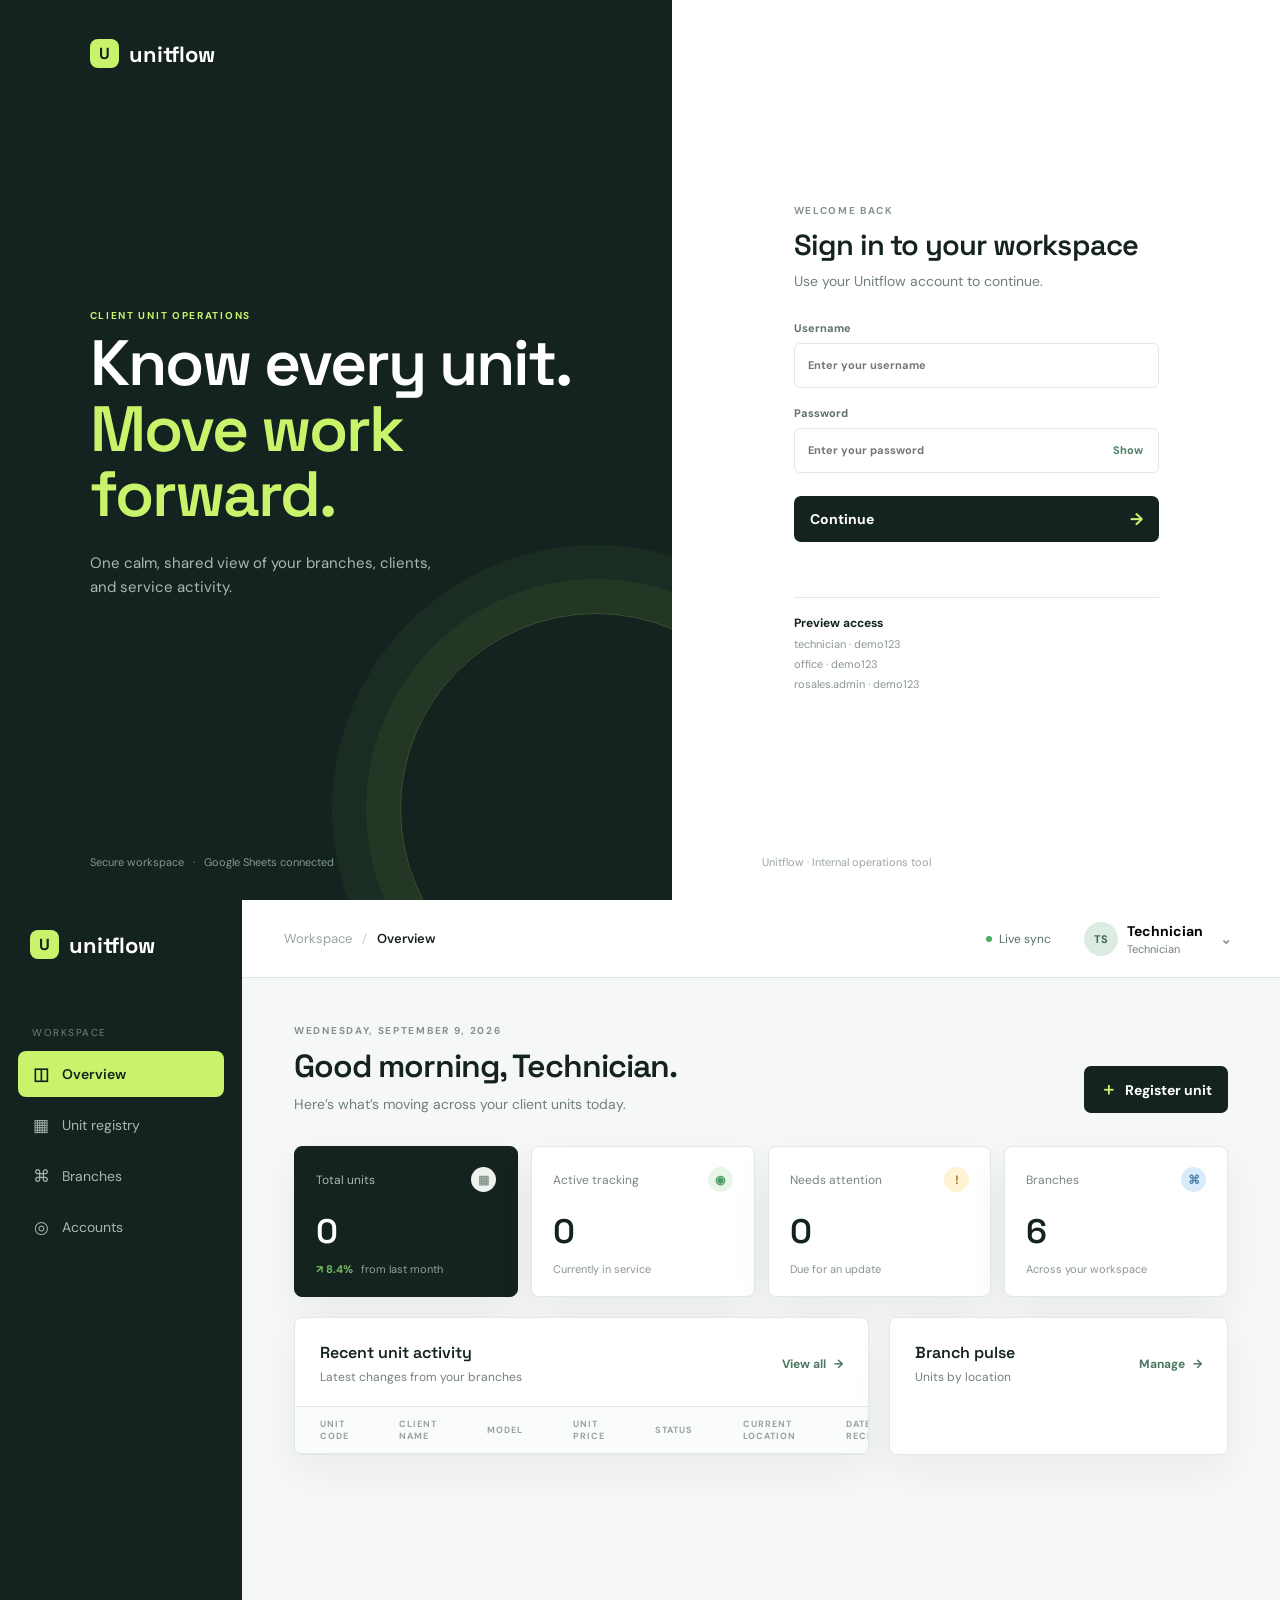
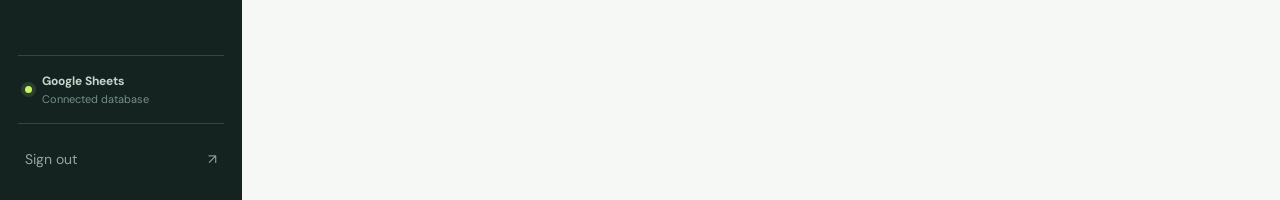
<file: index.html>
<!doctype html>
<html lang="en">
<head>
  <meta charset="utf-8">
  <meta name="viewport" content="width=device-width, initial-scale=1">
  <meta name="theme-color" content="#14231f">
  <title>Unitflow | Client unit tracking</title>
  <link rel="preconnect" href="https://fonts.googleapis.com">
  <link rel="preconnect" href="https://fonts.gstatic.com" crossorigin>
  <link href="https://fonts.googleapis.com/css2?family=DM+Sans:wght@400;500;600;700&family=Space+Grotesk:wght@500;600;700&display=swap" rel="stylesheet">
  <link rel="stylesheet" href="css/styles.css">
  <style>
    .action-buttons {
      display:inline-flex;
      align-items:center;
      gap:6px
    }
    .delete-button {
      width:30px;
      height:30px;
      padding:0;
      border:1px solid #f1c9c5;
      border-radius:6px;
      background:#fff0ee;
      color:#b94237;
      display:inline-grid;
      place-items:center;
      font-size:15px;
      line-height:1;
      transition:background .18s,color .18s,transform .18s
    }
    .delete-button:hover {
      background:#c94b40;
      color:#fff;
      transform:translateY(-1px)
    }
    .delete-button:focus-visible {
      outline:3px solid #f3b3ad;
      outline-offset:2px
    }
    .branch-card-footer {
      display:flex;
      align-items:center;
      justify-content:space-between;
      gap:8px
    }
  </style>
</head>
<body>
  <section class="login-screen" id="loginScreen">
    <div class="login-art"><div class="login-brand">
      <span class="brand-mark">U</span>
      <span>unitflow</span>
    </div>
    <div class="login-art-copy">
      <p class="eyebrow">Client unit operations</p>
      <h1>Know every unit.<br><em>Move work forward.</em></h1>
      <p>One calm, shared view of your branches, clients, and service activity.</p>
    </div>
    <div class="login-art-foot">
      <span>Secure workspace</span>
      <span>·</span>
      <span>Google Sheets connected</span>
    </div>
  </div>
    <div class="login-form-side">
      <div class="login-form-wrap">
        <p class="eyebrow">Welcome back</p>
        <h2>Sign in to your workspace</h2>
        <p class="login-copy">Use your Unitflow account to continue.</p>
        <form id="loginForm">
          <label>Username<input name="username" autocomplete="username" required placeholder="Enter your username"></label>
          <label>Password
            <div class="password-field">
              <input name="password" type="password" autocomplete="current-password" required placeholder="Enter your password">
              <button type="button" id="togglePassword" aria-label="Show password">
                Show
              </button>
            </div>
          </label>
          <button class="primary-button login-submit" type="submit">
            Continue 
            <span>
              →
            </span>
          </button>
          <p class="login-error" id="loginError"></p>
        </form>
        <div class="demo-hint">
          <strong>Preview access</strong>
          <span>technician · demo123</span>
          <span>office · demo123</span>
          <span>rosales.admin · demo123</span>
        </div>
      </div>
      <div class="login-footer">Unitflow · Internal operations tool</div>
    </div>
  </section>
  <div class="app-shell">
    <aside class="sidebar" aria-label="Main navigation">
      <a class="brand" href="#dashboard" aria-label="Unitflow home">
        <span class="brand-mark">U</span>
        <span>unitflow</span>
      </a>
      <div class="sidebar-section-label">Workspace</div>
      <nav class="nav-links">
        <a class="nav-link active" href="#dashboard" data-view="dashboard">
          <span class="nav-icon">
            ◫
          </span>
          Overview
        </a>
        <a class="nav-link" href="#units" data-view="units">
          <span class="nav-icon">
            ▦
          </span>
          Unit registry
        </a>
        <a class="nav-link" href="#branches" data-view="branches" data-management-view>
          <span class="nav-icon">
            ⌘
          </span>
          Branches
        </a>
        <a class="nav-link" href="#accounts" data-view="accounts" data-management-view>
          <span class="nav-icon">
            ◎
          </span>
          Accounts
        </a>
      </nav>
      <div class="sidebar-footer">
        <div class="sync-status">
          <span class="status-dot"></span>
          <span>
            <strong>Google Sheets</strong>
            <small>Connected database</small>
          </span>
        </div>
        <button class="logout-button" id="logoutButton">Sign out <span>↗</span></button>
      </div>
    </aside>

    <main class="main-content">
      <header class="topbar">
        <button class="mobile-menu" id="mobileMenu" aria-label="Open navigation">☰</button>
        <div class="breadcrumbs">
          <span>Workspace</span><b>/</b>
          <strong id="breadcrumbLabel">Overview</strong>
        </div>
        <div class="topbar-actions">
          <span class="live-label">
            <i></i>Live sync</span>
            <button class="profile-button" id="profileButton">
              <span class="avatar">TS</span>
              <span>
                <strong id="userName">Technician</strong>
                <small id="userRole">Technician</small>
              </span>
              <b>⌄</b>
            </button>
          </div>
      </header>

      <section class="page-view" id="dashboardView">
        <div class="page-heading"><div><p class="eyebrow">Wednesday, September 9, 2026</p>
          <h1>Good morning, 
            <span id="headingName">Technician</span>.
          </h1>
          <p class="heading-copy">Here’s what’s moving across your client units today.</p>
        </div>
        <button class="primary-button" id="newUnitButton">
          <span>＋</span> Register unit</button></div>
        <div class="stats-grid">
          <article class="stat-card stat-dark">
            <div class="stat-top">
              <span>Total units</span>
              <span class="stat-symbol">▦</span>
            </div>
            <strong id="totalUnits">0</strong>
            <div class="stat-foot">
              <span class="trend-up">↗ 8.4%</span> from last month
            </div>
          </article>
          <article class="stat-card">
            <div class="stat-top">
              <span>Active tracking</span>
              <span class="stat-symbol green">◉</span>
            </div>
            <strong id="activeUnits">0</strong>
            <div class="stat-foot">Currently in service</div>
          </article>
          <article class="stat-card">
            <div class="stat-top">
              <span>Needs attention</span>
              <span class="stat-symbol amber">!</span>
            </div>
            <strong id="attentionUnits">0</strong>
            <div class="stat-foot">Due for an update</div>
          </article>
          <article class="stat-card">
            <div class="stat-top">
              <span>Branches</span>
              <span class="stat-symbol blue">⌘</span>
            </div>
            <strong id="branchCount">6</strong>
            <div class="stat-foot">Across your workspace</div>
          </article>
        </div>
        <div class="content-grid">
          <section class="panel recent-panel">
            <div class="panel-heading">
              <div>
                <h2>Recent unit activity</h2>
                <p>Latest changes from your branches</p>
              </div>
              <a href="#units" data-view="units" class="text-link">View all <span>→</span></a>
            </div>
            <div class="table-wrap">
              <table>
                <thead>
                  <tr>
                    <th>Unit code</th>
                    <th>Client name</th>
                    <th>Model</th>
                    <th>Unit price</th>
                    <th>Status</th>
                    <th>Current location</th>
                    <th>Date received</th>
                    <th>Released date</th>
                  </tr>
                </thead>
                <tbody id="recentUnits"></tbody>
              </table>
            </div>
          </section>
          <section class="panel branch-panel">
            <div class="panel-heading">
              <div>
                <h2>Branch pulse</h2>
                <p>Units by location</p>
              </div>
              <a href="#branches" data-view="branches" class="text-link">Manage <span>→</span></a>
            </div>
            <div class="branch-list" id="branchPulse"></div>
          </section>
        </div>
      </section>

      <section class="page-view hidden" id="unitsView">
        <div class="page-heading compact">
          <div>
            <p class="eyebrow">Registry</p>
            <h1>Unit registry</h1>
            <p class="heading-copy">Search, update, and keep every client unit accounted for.</p>
          </div>
          <button class="primary-button" id="newUnitButtonSecondary">
            <span>＋</span> Register unit
          </button>
        </div>
        <section class="panel">
          <div class="toolbar">
            <label class="search-field">
              <span>⌕</span>
              <input id="unitSearch" type="search" placeholder="Search units, clients, models, or branches"></label>
              <select id="statusFilter" aria-label="Filter by status">
                <option value="all">All statuses</option>
                <option value="For observation">For observation</option>
                <option value="Released">Released</option>
                <option value="For release">For release</option>
                <option value="To be transfered">To be transfered</option>
                <option value="In warehouse">In warehouse</option>
              </select>
            </div>
            <div class="table-wrap">
              <table>
                <thead>
                  <tr>
                    <th>Unit code</th>
                    <th>Client name</th>
                    <th>Model</th>
                    <th>Processor</th>
                    <th>RAM</th>
                    <th>Storage size</th>
                    <th>Unit price</th>
                    <th>Status</th>
                    <th>Current location</th>
                    <th>Date received</th>
                    <th>Released date</th>
                    <th></th>
                  </tr>
                </thead>
                <tbody id="allUnits"></tbody>
              </table>
            </div>
          </section>
        </section>

      <section class="page-view hidden" id="branchesView">
        <div class="page-heading compact">
          <div>
            <p class="eyebrow">Workspace structure</p>
            <h1>Branches</h1>
            <p class="heading-copy">A clear view of every location in your network.</p>
          </div>
          <button class="primary-button" id="addBranchButton">
            <span>＋</span> Add branch
          </button>
        </div>
        <div class="branch-cards" id="branchCards"></div>
      </section>

      <section class="page-view hidden" id="accountsView">
        <div class="page-heading compact">
          <div>
            <p class="eyebrow">Access control</p>
            <h1>Accounts</h1>
            <p class="heading-copy">Manage who can see and change your unit data.</p>
          </div>
          <button class="primary-button" id="addAccountButton">
            <span>＋</span> Add account
          </button>
        </div>
        <section class="panel">
          <div class="table-wrap">
            <table>
              <thead>
                <tr>
                  <th>Name</th>
                  <th>Username</th>
                  <th>Role</th>
                  <th>Branch access</th>
                  <th>Status</th>
                  <th></th>
                </tr>
              </thead>
              <tbody id="accountsTable"></tbody>
            </table>
          </div>
        </section>
      </section>
    </main>
  </div>

  <div class="modal-backdrop hidden" id="unitModal">
    <div class="modal" role="dialog" aria-modal="true" aria-labelledby="unitModalTitle">
      <button class="modal-close" data-close-modal="unitModal">×</button>
      <p class="eyebrow">Unit registry</p>
      <h2 id="unitModalTitle">Register a unit</h2>
      <p class="modal-copy" id="unitModalCopy">Add a client unit to the shared tracking database.</p>
      <form id="unitForm">
        <div class="form-grid">
          <label>Unit code<input name="unitCode" required placeholder="e.g. UF-1048"></label>
          <label>Client name<input name="clientName" required placeholder="Client or company"></label>
          <label>Model
            <input name="model" required placeholder="e.g. Dell Latitude 5420">
          </label>
          <label>Processor
            <input name="processor" required placeholder="e.g. Intel Core i5"></label>
            <label>RAM
              <input name="ram" required placeholder="e.g. 16 GB">
            </label>
            <label>Storage size
              <input name="storage" required placeholder="e.g. 512 GB SSD">
            </label>
            <label>Unit price
              <input name="unitPrice" type="number" min="0" step="0.01" required placeholder="e.g. 25000">
            </label>
            <label>Current location
              <select name="currentLocation" id="unitBranch" required></select>
            </label>
            <label>Date received
              <input name="dateReceived" type="date" required></label>
              <label>Released date
                <input name="releasedDate" type="date"></label>
                <label>Status
                  <select name="status" required>
                    <option>For observation</option>
                    <option>Released</option>
                    <option>For release</option>
                    <option>To be transfered</option>
                    <option>In warehouse</option>
                  </select>
                </label>
              </div>
              <label>Notes
                <textarea name="notes" rows="3" placeholder="Optional unit notes"></textarea>
              </label>
              <div class="modal-actions">
                <button type="button" class="secondary-button" data-close-modal="unitModal">Cancel</button>
                <button class="primary-button" type="submit" id="unitSubmitButton">Save unit</button>
              </div>
            </form>
          </div>
        </div>
  <div class="modal-backdrop hidden" id="accountModal">
    <div class="modal" role="dialog" aria-modal="true" aria-labelledby="accountModalTitle">
      <button class="modal-close" data-close-modal="accountModal">×</button>
      <p class="eyebrow">Access control</p>
      <h2 id="accountModalTitle">Add account</h2>
      <p class="modal-copy">Create an account for a technician, office, or branch admin.</p>
      <form id="accountForm"><div class="form-grid">
        <label>Full name
          <input name="name" required placeholder="e.g. Juan Dela Cruz">
        </label>
        <label>Username
          <input name="username" required placeholder="e.g. juan.admin">
        </label>
        <label>Password
          <input name="password" type="password" required placeholder="Temporary password">
        </label>
        <label>Role
          <select name="role" required>
            <option value="technician">Technician</option>
            <option value="office">Office</option>
            <option value="admin">Admin</option>
          </select>
        </label>
        <label>Branch access
          <select name="branch" id="accountBranch" required></select>
        </label>
      </div>
      <div class="modal-actions">
        <button type="button" class="secondary-button" data-close-modal="accountModal">Cancel</button>
        <button class="primary-button" type="submit">Create account</button>
      </div>
    </form>
  </div>
</div>
  <div class="modal-backdrop hidden" id="branchModal">
    <div class="modal" role="dialog" aria-modal="true" aria-labelledby="branchModalTitle">
      <button class="modal-close" data-close-modal="branchModal">×</button>
      <p class="eyebrow">Workspace structure</p>
      <h2 id="branchModalTitle">Add branch</h2>
      <p class="modal-copy">Add a location where units can be received and tracked.</p>
      <form id="branchForm">
        <label>Branch name
          <input name="name" required placeholder="e.g. BNB Dagupan">
        </label>
        <div class="modal-actions">
          <button type="button" class="secondary-button" data-close-modal="branchModal">Cancel</button>
          <button class="primary-button" type="submit">Add branch</button>
        </div>
      </form>
    </div>
  </div>
  <div class="toast" id="toast" role="status"></div>
  <script src="js/app.js?v=20260910-3"></script>
</body>
</html>
</file>
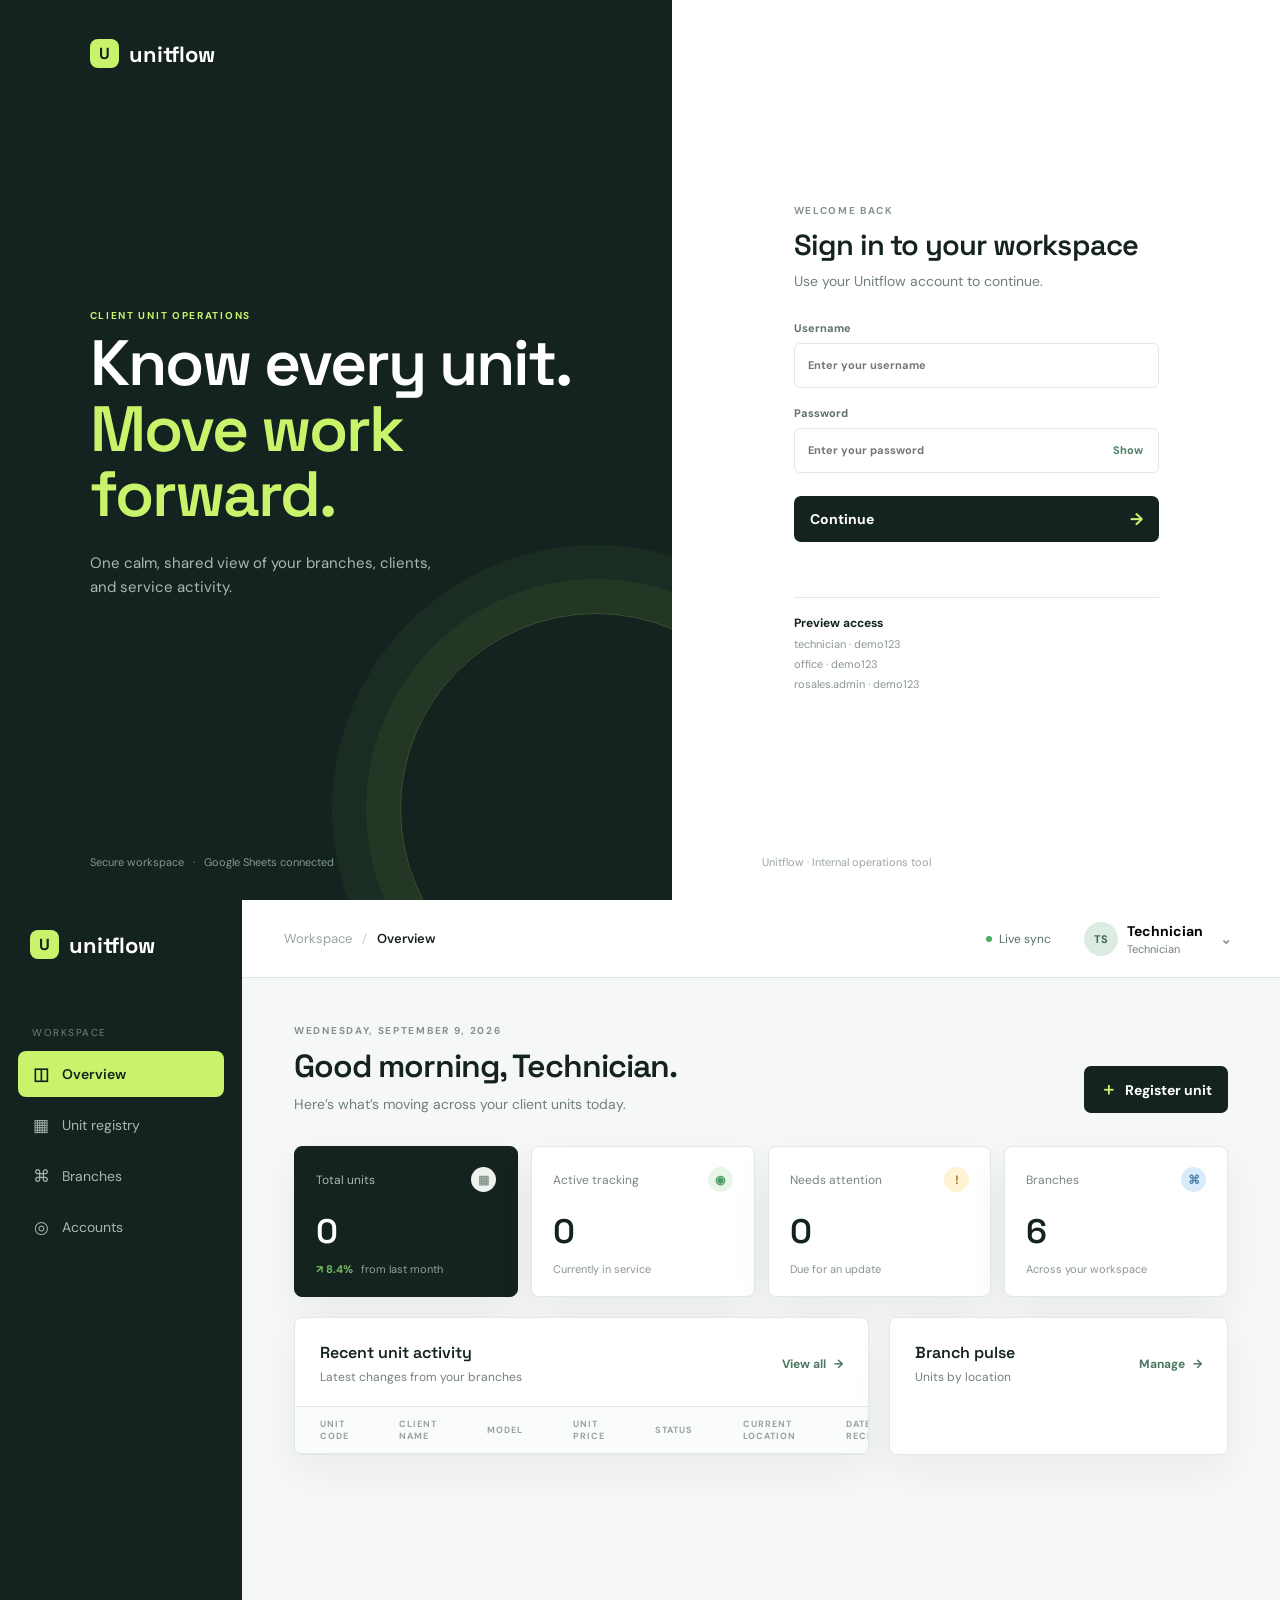
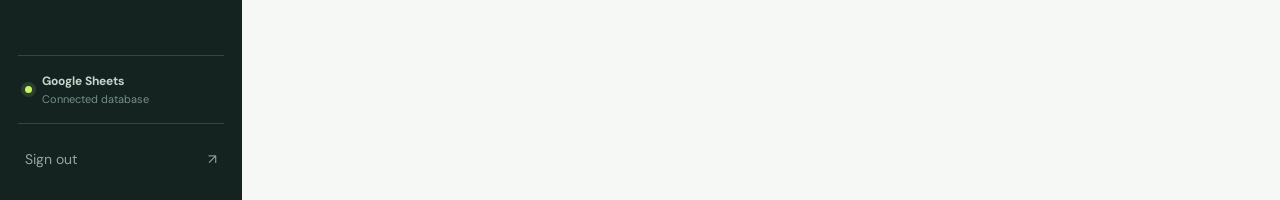
<file: frontend/index.html>
<!doctype html>
<html lang="en">
<head>
  <meta charset="utf-8">
  <meta name="viewport" content="width=device-width, initial-scale=1">
  <meta name="theme-color" content="#14231f">
  <title>Unitflow | Client unit tracking</title>
  <link rel="preconnect" href="https://fonts.googleapis.com">
  <link rel="preconnect" href="https://fonts.gstatic.com" crossorigin>
  <link href="https://fonts.googleapis.com/css2?family=DM+Sans:wght@400;500;600;700&family=Space+Grotesk:wght@500;600;700&display=swap" rel="stylesheet">
  <link rel="stylesheet" href="styles.css">
  <style>
    .action-buttons{display:inline-flex;align-items:center;gap:6px}
    .delete-button{width:30px;height:30px;padding:0;border:1px solid #f1c9c5;border-radius:6px;background:#fff0ee;color:#b94237;display:inline-grid;place-items:center;font-size:15px;line-height:1;transition:background .18s,color .18s,transform .18s}
    .delete-button:hover{background:#c94b40;color:#fff;transform:translateY(-1px)}
    .delete-button:focus-visible{outline:3px solid #f3b3ad;outline-offset:2px}
    .branch-card-footer{display:flex;align-items:center;justify-content:space-between;gap:8px}
  </style>
</head>
<body>
  <section class="login-screen" id="loginScreen">
    <div class="login-art"><div class="login-brand"><span class="brand-mark">U</span><span>unitflow</span></div><div class="login-art-copy"><p class="eyebrow">Client unit operations</p><h1>Know every unit.<br><em>Move work forward.</em></h1><p>One calm, shared view of your branches, clients, and service activity.</p></div><div class="login-art-foot"><span>Secure workspace</span><span>·</span><span>Google Sheets connected</span></div></div>
    <div class="login-form-side"><div class="login-form-wrap"><p class="eyebrow">Welcome back</p><h2>Sign in to your workspace</h2><p class="login-copy">Use your Unitflow account to continue.</p><form id="loginForm"><label>Username<input name="username" autocomplete="username" required placeholder="Enter your username"></label><label>Password<div class="password-field"><input name="password" type="password" autocomplete="current-password" required placeholder="Enter your password"><button type="button" id="togglePassword" aria-label="Show password">Show</button></div></label><button class="primary-button login-submit" type="submit">Continue <span>→</span></button><p class="login-error" id="loginError"></p></form><div class="demo-hint"><strong>Preview access</strong><span>technician · demo123</span><span>office · demo123</span><span>rosales.admin · demo123</span></div></div><div class="login-footer">Unitflow · Internal operations tool</div></div>
  </section>
  <div class="app-shell">
    <aside class="sidebar" aria-label="Main navigation">
      <a class="brand" href="#dashboard" aria-label="Unitflow home">
        <span class="brand-mark">U</span>
        <span>unitflow</span>
      </a>
      <div class="sidebar-section-label">Workspace</div>
      <nav class="nav-links">
        <a class="nav-link active" href="#dashboard" data-view="dashboard"><span class="nav-icon">◫</span>Overview</a>
        <a class="nav-link" href="#units" data-view="units"><span class="nav-icon">▦</span>Unit registry</a>
        <a class="nav-link" href="#branches" data-view="branches" data-management-view><span class="nav-icon">⌘</span>Branches</a>
        <a class="nav-link" href="#accounts" data-view="accounts" data-management-view><span class="nav-icon">◎</span>Accounts</a>
      </nav>
      <div class="sidebar-footer">
        <div class="sync-status"><span class="status-dot"></span><span><strong>Google Sheets</strong><small>Connected database</small></span></div>
        <button class="logout-button" id="logoutButton">Sign out <span>↗</span></button>
      </div>
    </aside>

    <main class="main-content">
      <header class="topbar">
        <button class="mobile-menu" id="mobileMenu" aria-label="Open navigation">☰</button>
        <div class="breadcrumbs"><span>Workspace</span><b>/</b><strong id="breadcrumbLabel">Overview</strong></div>
        <div class="topbar-actions"><span class="live-label"><i></i>Live sync</span><button class="profile-button" id="profileButton"><span class="avatar">TS</span><span><strong id="userName">Technician</strong><small id="userRole">Technician</small></span><b>⌄</b></button></div>
      </header>

      <section class="page-view" id="dashboardView">
        <div class="page-heading"><div><p class="eyebrow">Wednesday, September 9, 2026</p><h1>Good morning, <span id="headingName">Technician</span>.</h1><p class="heading-copy">Here’s what’s moving across your client units today.</p></div><button class="primary-button" id="newUnitButton"><span>＋</span> Register unit</button></div>
        <div class="stats-grid">
          <article class="stat-card stat-dark"><div class="stat-top"><span>Total units</span><span class="stat-symbol">▦</span></div><strong id="totalUnits">0</strong><div class="stat-foot"><span class="trend-up">↗ 8.4%</span> from last month</div></article>
          <article class="stat-card"><div class="stat-top"><span>Active tracking</span><span class="stat-symbol green">◉</span></div><strong id="activeUnits">0</strong><div class="stat-foot">Currently in service</div></article>
          <article class="stat-card"><div class="stat-top"><span>Needs attention</span><span class="stat-symbol amber">!</span></div><strong id="attentionUnits">0</strong><div class="stat-foot">Due for an update</div></article>
          <article class="stat-card"><div class="stat-top"><span>Branches</span><span class="stat-symbol blue">⌘</span></div><strong id="branchCount">6</strong><div class="stat-foot">Across your workspace</div></article>
        </div>
        <div class="content-grid">
          <section class="panel recent-panel"><div class="panel-heading"><div><h2>Recent unit activity</h2><p>Latest changes from your branches</p></div><a href="#units" data-view="units" class="text-link">View all <span>→</span></a></div><div class="table-wrap"><table><thead><tr><th>Unit code</th><th>Client name</th><th>Model</th><th>Unit price</th><th>Status</th><th>Current location</th><th>Date received</th><th>Released date</th></tr></thead><tbody id="recentUnits"></tbody></table></div></section>
          <section class="panel branch-panel"><div class="panel-heading"><div><h2>Branch pulse</h2><p>Units by location</p></div><a href="#branches" data-view="branches" class="text-link">Manage <span>→</span></a></div><div class="branch-list" id="branchPulse"></div></section>
        </div>
      </section>

      <section class="page-view hidden" id="unitsView"><div class="page-heading compact"><div><p class="eyebrow">Registry</p><h1>Unit registry</h1><p class="heading-copy">Search, update, and keep every client unit accounted for.</p></div><button class="primary-button" id="newUnitButtonSecondary"><span>＋</span> Register unit</button></div><section class="panel"><div class="toolbar"><label class="search-field"><span>⌕</span><input id="unitSearch" type="search" placeholder="Search units, clients, models, or branches"></label><select id="statusFilter" aria-label="Filter by status"><option value="all">All statuses</option><option value="For observation">For observation</option><option value="Released">Released</option><option value="For release">For release</option><option value="To be transfered">To be transfered</option><option value="In warehouse">In warehouse</option></select></div><div class="table-wrap"><table><thead><tr><th>Unit code</th><th>Client name</th><th>Model</th><th>Processor</th><th>RAM</th><th>Storage size</th><th>Unit price</th><th>Status</th><th>Current location</th><th>Date received</th><th>Released date</th><th></th></tr></thead><tbody id="allUnits"></tbody></table></div></section></section>

      <section class="page-view hidden" id="branchesView"><div class="page-heading compact"><div><p class="eyebrow">Workspace structure</p><h1>Branches</h1><p class="heading-copy">A clear view of every location in your network.</p></div><button class="primary-button" id="addBranchButton"><span>＋</span> Add branch</button></div><div class="branch-cards" id="branchCards"></div></section>

      <section class="page-view hidden" id="accountsView"><div class="page-heading compact"><div><p class="eyebrow">Access control</p><h1>Accounts</h1><p class="heading-copy">Manage who can see and change your unit data.</p></div><button class="primary-button" id="addAccountButton"><span>＋</span> Add account</button></div><section class="panel"><div class="table-wrap"><table><thead><tr><th>Name</th><th>Username</th><th>Role</th><th>Branch access</th><th>Status</th><th></th></tr></thead><tbody id="accountsTable"></tbody></table></div></section></section>
    </main>
  </div>

  <div class="modal-backdrop hidden" id="unitModal"><div class="modal" role="dialog" aria-modal="true" aria-labelledby="unitModalTitle"><button class="modal-close" data-close-modal="unitModal">×</button><p class="eyebrow">Unit registry</p><h2 id="unitModalTitle">Register a unit</h2><p class="modal-copy" id="unitModalCopy">Add a client unit to the shared tracking database.</p><form id="unitForm"><div class="form-grid"><label>Unit code<input name="unitCode" required placeholder="e.g. UF-1048"></label><label>Client name<input name="clientName" required placeholder="Client or company"></label><label>Model<input name="model" required placeholder="e.g. Dell Latitude 5420"></label><label>Processor<input name="processor" required placeholder="e.g. Intel Core i5"></label><label>RAM<input name="ram" required placeholder="e.g. 16 GB"></label><label>Storage size<input name="storage" required placeholder="e.g. 512 GB SSD"></label><label>Unit price<input name="unitPrice" type="number" min="0" step="0.01" required placeholder="e.g. 25000"></label><label>Current location<select name="currentLocation" id="unitBranch" required></select></label><label>Date received<input name="dateReceived" type="date" required></label><label>Released date<input name="releasedDate" type="date"></label><label>Status<select name="status" required><option>For observation</option><option>Released</option><option>For release</option><option>To be transfered</option><option>In warehouse</option></select></label></div><label>Notes<textarea name="notes" rows="3" placeholder="Optional unit notes"></textarea></label><div class="modal-actions"><button type="button" class="secondary-button" data-close-modal="unitModal">Cancel</button><button class="primary-button" type="submit" id="unitSubmitButton">Save unit</button></div></form></div></div>
  <div class="toast" id="toast" role="status"></div>
  <script src="app.js"></script>
</body>
</html>
</file>
<file: css/styles.css>
:root{--ink:#14231f;--muted:#71807a;--line:#e2e9e5;--paper:#f6f8f6;--white:#fff;--lime:#c9f36b;--mint:#e8f5e7;--amber:#f8df9b;--blue:#d9eafb;--shadow:0 16px 40px rgba(20,35,31,.06)}
*{box-sizing:border-box}body{margin:0;background:var(--paper);color:var(--ink);font-family:"DM Sans",sans-serif;font-size:14px}button,input,select,textarea{font:inherit}button,a{cursor:pointer}a{color:inherit;text-decoration:none}.app-shell{display:flex;min-height:100vh}.sidebar{background:var(--ink);color:#c8d3cd;width:242px;display:flex;flex-direction:column;padding:30px 18px 22px;flex-shrink:0}.brand{font:700 22px "Space Grotesk",sans-serif;color:#fff;display:flex;align-items:center;gap:10px;padding:0 12px;margin-bottom:67px}.brand-mark{display:grid;place-items:center;width:29px;height:29px;background:var(--lime);color:var(--ink);border-radius:8px;font-size:16px}.sidebar-section-label{font-size:10px;text-transform:uppercase;letter-spacing:1.5px;color:#6e8178;padding:0 14px 12px}.nav-links{display:grid;gap:5px}.nav-link{padding:12px 14px;border-radius:8px;display:flex;align-items:center;gap:12px;color:#a7b7af}.nav-link:hover,.nav-link.active{color:var(--ink);background:var(--lime);font-weight:600}.nav-icon{font-size:17px;width:18px;text-align:center}.sidebar-footer{margin-top:auto}.sync-status{display:flex;align-items:center;gap:10px;border-top:1px solid #32453e;border-bottom:1px solid #32453e;padding:17px 7px;margin-bottom:16px;font-size:12px}.sync-status strong,.sync-status small{display:block}.sync-status small{font-size:11px;color:#769087;margin-top:3px}.status-dot{width:7px;height:7px;background:var(--lime);border-radius:50%;box-shadow:0 0 0 4px rgba(201,243,107,.13)}.logout-button{background:none;border:0;color:#93a69c;width:100%;text-align:left;padding:10px 7px;display:flex;justify-content:space-between}.logout-button:hover{color:#fff}.main-content{flex:1;min-width:0}.topbar{height:78px;background:#fff;border-bottom:1px solid var(--line);display:flex;align-items:center;justify-content:space-between;padding:0 42px}.breadcrumbs{display:flex;gap:10px;align-items:center;color:#99a59f;font-size:13px}.breadcrumbs b{font-weight:400;color:#c8d0cb}.breadcrumbs strong{color:var(--ink);font-weight:600}.topbar-actions{display:flex;gap:27px;align-items:center}.live-label{font-size:12px;color:#557064;display:flex;align-items:center;gap:7px}.live-label i{width:6px;height:6px;background:#49ad67;border-radius:50%}.profile-button{display:flex;align-items:center;gap:9px;background:none;border:0;text-align:left}.profile-button small,.profile-button strong{display:block}.profile-button small{color:var(--muted);font-size:11px;margin-top:2px}.profile-button b{color:#8a9991;margin-left:8px}.avatar{display:grid;place-items:center;width:34px;height:34px;border-radius:50%;background:#dcece1;color:#3d6653;font-size:11px;font-weight:700}.mobile-menu{display:none}.page-view{max-width:1440px;margin:0 auto;padding:46px 52px 70px}.page-heading{display:flex;align-items:flex-end;justify-content:space-between;margin-bottom:33px}.page-heading.compact{align-items:center}.eyebrow{text-transform:uppercase;letter-spacing:1.7px;font-size:10px;color:#85938c;font-weight:700;margin:0 0 9px}.page-heading h1{font:600 32px "Space Grotesk",sans-serif;letter-spacing:-1px;margin:0}.heading-copy{color:var(--muted);margin:9px 0 0}.primary-button,.secondary-button{border:0;border-radius:7px;padding:12px 16px;font-weight:700;display:inline-flex;align-items:center;gap:8px}.primary-button{background:var(--ink);color:#fff}.primary-button:hover{background:#2e4a40}.primary-button span{color:var(--lime);font-size:17px}.secondary-button{background:#eef2ef;color:var(--ink)}.stats-grid{display:grid;grid-template-columns:repeat(4,1fr);gap:13px;margin-bottom:20px}.stat-card{background:#fff;border:1px solid var(--line);border-radius:8px;padding:20px 21px;min-height:148px;box-shadow:var(--shadow)}.stat-card.stat-dark{background:var(--ink);color:#fff;border-color:var(--ink)}.stat-top{display:flex;align-items:center;justify-content:space-between;color:#76857e;font-size:12px}.stat-dark .stat-top{color:#a7b9ae}.stat-card>strong{display:block;font:600 34px "Space Grotesk",sans-serif;margin:18px 0 9px;letter-spacing:-1px}.stat-foot{font-size:11px;color:#89968f}.stat-dark .stat-foot{color:#8ca098}.trend-up{color:#78bb62;font-weight:700;margin-right:5px}.stat-symbol{width:25px;height:25px;border-radius:50%;display:grid;place-items:center;color:#8b9891;font-weight:700;background:#edf2ed}.stat-symbol.green{color:#4c9d62;background:var(--mint)}.stat-symbol.amber{color:#a77d22;background:#fff3d4}.stat-symbol.blue{color:#5284ab;background:var(--blue)}.content-grid{display:grid;grid-template-columns:minmax(0,1.7fr) minmax(290px,1fr);gap:20px}.panel{background:#fff;border:1px solid var(--line);border-radius:8px;box-shadow:var(--shadow);overflow:hidden}.panel-heading{display:flex;justify-content:space-between;align-items:center;padding:24px 25px 21px}.panel-heading h2{font:600 16px "Space Grotesk",sans-serif;margin:0}.panel-heading p{font-size:12px;color:var(--muted);margin:6px 0 0}.text-link{font-size:12px;color:#4d7561;font-weight:700}.text-link span{margin-left:5px}.table-wrap{overflow-x:auto}table{width:100%;border-collapse:collapse;min-width:620px}th{text-align:left;text-transform:uppercase;letter-spacing:1px;font-size:9px;color:#98a39e;font-weight:700;background:#fafcfb;padding:11px 25px;border-top:1px solid var(--line);border-bottom:1px solid var(--line)}td{padding:16px 25px;border-bottom:1px solid #edf1ee;font-size:12px;white-space:nowrap}tbody tr:last-child td{border-bottom:0}.unit-name{font-weight:700;font-size:13px}.unit-sub{color:#9aa69f;font-size:11px;margin-top:3px}.badge{display:inline-block;font-size:10px;font-weight:700;padding:5px 8px;border-radius:5px}.badge-active{background:var(--mint);color:#438355}.badge-attention{background:#fff1ce;color:#9a741c}.badge-inactive{background:#edf0ee;color:#7c8983}.branch-list{padding:0 25px 20px}.branch-row{padding:13px 0;display:grid;grid-template-columns:1fr 90px 38px;align-items:center;border-bottom:1px solid #edf1ee}.branch-row:last-child{border:0}.branch-name{font-weight:600;font-size:12px}.branch-count{text-align:right;color:var(--muted);font-size:11px}.bar-track{grid-column:1/3;background:#edf2ee;height:5px;border-radius:4px;margin-top:9px}.bar-fill{height:100%;background:#78b58a;border-radius:4px}.toolbar{display:flex;justify-content:space-between;gap:14px;padding:18px 25px;border-bottom:1px solid var(--line)}.search-field{display:flex;align-items:center;gap:8px;border:1px solid var(--line);border-radius:6px;padding:0 11px;max-width:355px;flex:1}.search-field span{font-size:21px;color:#8b9991}.search-field input{border:0;outline:0;width:100%;height:38px;font-size:12px}.toolbar select,.form-grid select{border:1px solid var(--line);border-radius:6px;padding:0 12px;background:#fff;color:var(--ink);outline:0}.branch-cards{display:grid;grid-template-columns:repeat(3,1fr);gap:14px}.branch-card{background:#fff;border:1px solid var(--line);border-radius:8px;padding:22px;box-shadow:var(--shadow)}.branch-card-top{display:flex;justify-content:space-between;align-items:flex-start}.branch-card h3{font:600 15px "Space Grotesk",sans-serif;margin:0 0 7px}.branch-card p{color:var(--muted);font-size:12px;margin:0}.branch-card .big-number{font:600 32px "Space Grotesk",sans-serif;margin:27px 0 3px}.branch-card-footer{color:#87948d;font-size:11px}.hidden{display:none!important}.modal-backdrop{position:fixed;inset:0;background:rgba(20,35,31,.48);display:grid;place-items:center;padding:20px;z-index:5}.modal{background:#fff;width:min(560px,100%);border-radius:10px;padding:33px;position:relative;box-shadow:0 24px 60px rgba(20,35,31,.25)}.modal h2{font:600 25px "Space Grotesk",sans-serif;margin:0}.modal-copy{color:var(--muted);font-size:13px;margin:9px 0 26px}.modal-close{position:absolute;right:20px;top:17px;border:0;background:none;font-size:26px;color:#839189}.form-grid{display:grid;grid-template-columns:1fr 1fr;gap:16px;margin-bottom:17px}.modal label{display:grid;gap:7px;font-size:11px;font-weight:700;color:#607168}.modal input,.modal textarea{width:100%;border:1px solid var(--line);border-radius:6px;padding:11px;color:var(--ink);outline:0;resize:vertical}.modal input:focus,.modal textarea:focus,.modal select:focus{border-color:#8dbb99;box-shadow:0 0 0 3px #e5f2e6}.modal-actions{display:flex;justify-content:flex-end;gap:10px;margin-top:23px}.toast{position:fixed;right:25px;bottom:25px;padding:13px 17px;background:var(--ink);color:#fff;border-radius:7px;opacity:0;transform:translateY(15px);transition:.25s;pointer-events:none;font-size:12px;z-index:10}.toast.show{opacity:1;transform:translateY(0)}
.login-screen{min-height:100vh;display:grid;grid-template-columns:1.05fr .95fr;background:#fff}.login-art{background:var(--ink);color:#fff;padding:39px 7vw 31px;display:flex;flex-direction:column;position:relative;overflow:hidden}.login-art:after{content:"";position:absolute;width:390px;height:390px;border:1px solid rgba(201,243,107,.22);border-radius:50%;right:-120px;bottom:-105px;box-shadow:0 0 0 34px rgba(201,243,107,.05),0 0 0 68px rgba(201,243,107,.04)}.login-brand{font:700 22px "Space Grotesk",sans-serif;display:flex;align-items:center;gap:10px;position:relative;z-index:1}.login-art-copy{margin:auto 0;position:relative;z-index:1}.login-art-copy .eyebrow{color:var(--lime)}.login-art-copy h1{font:600 clamp(38px,5vw,70px) "Space Grotesk",sans-serif;line-height:1.03;letter-spacing:-2px;margin:0 0 23px}.login-art-copy h1 em{color:var(--lime);font-style:normal}.login-art-copy p:last-child{color:#a8b9b0;font-size:15px;max-width:365px;line-height:1.6}.login-art-foot{font-size:11px;color:#82998d;display:flex;gap:9px;position:relative;z-index:1}.login-form-side{padding:39px 7vw 31px;display:flex;flex-direction:column}.login-form-wrap{width:min(365px,100%);margin:auto}.login-form-wrap h2{font:600 29px "Space Grotesk",sans-serif;letter-spacing:-.8px;margin:0}.login-copy{color:var(--muted);margin:9px 0 31px}.login-form-wrap label{display:grid;gap:8px;font-size:11px;font-weight:700;color:#607168;margin-bottom:18px}.login-form-wrap input{height:45px;border:1px solid var(--line);border-radius:6px;padding:0 13px;outline:0;color:var(--ink)}.login-form-wrap input:focus{border-color:#8dbb99;box-shadow:0 0 0 3px #e5f2e6}.password-field{position:relative}.password-field input{width:100%;padding-right:58px}.password-field button{position:absolute;right:10px;top:0;height:45px;border:0;background:none;color:#4c8062;font-size:11px;font-weight:700}.login-submit{width:100%;justify-content:space-between;margin-top:5px;height:46px}.login-error{color:#ba5447;font-size:12px;min-height:17px;margin:12px 0 0}.demo-hint{border-top:1px solid var(--line);margin-top:26px;padding-top:17px;display:grid;gap:6px;color:#8a9790;font-size:11px}.demo-hint strong{color:var(--ink);font-size:12px}.login-footer{font-size:11px;color:#9aa69f}
@media(max-width:950px){.sidebar{width:210px}.page-view{padding:36px 30px}.stats-grid{grid-template-columns:repeat(2,1fr)}.content-grid{grid-template-columns:1fr}.branch-cards{grid-template-columns:repeat(2,1fr)}}@media(max-width:700px){.sidebar{position:fixed;z-index:4;left:-242px;top:0;bottom:0;transition:.2s}.sidebar.open{left:0}.topbar{padding:0 18px}.mobile-menu{display:block;border:0;background:none;font-size:20px;color:var(--ink);margin-right:13px}.breadcrumbs{flex:1}.live-label{display:none}.page-view{padding:30px 18px}.page-heading,.page-heading.compact{display:block}.page-heading h1{font-size:27px}.page-heading .primary-button{margin-top:21px}.stats-grid{gap:10px}.stat-card{padding:16px;min-height:135px}.stat-card>strong{font-size:29px}.branch-cards{grid-template-columns:1fr}.toolbar{display:block;padding:15px}.search-field{max-width:none;margin-bottom:10px}.toolbar select{height:38px;width:100%}.form-grid{grid-template-columns:1fr}.modal{padding:28px 21px}.profile-button>span:not(.avatar),.profile-button>b{display:none}}
</file>
<file: frontend/styles.css>
:root{--ink:#14231f;--muted:#71807a;--line:#e2e9e5;--paper:#f6f8f6;--white:#fff;--lime:#c9f36b;--mint:#e8f5e7;--amber:#f8df9b;--blue:#d9eafb;--shadow:0 16px 40px rgba(20,35,31,.06)}
*{box-sizing:border-box}body{margin:0;background:var(--paper);color:var(--ink);font-family:"DM Sans",sans-serif;font-size:14px}button,input,select,textarea{font:inherit}button,a{cursor:pointer}a{color:inherit;text-decoration:none}.app-shell{display:flex;min-height:100vh}.sidebar{background:var(--ink);color:#c8d3cd;width:242px;display:flex;flex-direction:column;padding:30px 18px 22px;flex-shrink:0}.brand{font:700 22px "Space Grotesk",sans-serif;color:#fff;display:flex;align-items:center;gap:10px;padding:0 12px;margin-bottom:67px}.brand-mark{display:grid;place-items:center;width:29px;height:29px;background:var(--lime);color:var(--ink);border-radius:8px;font-size:16px}.sidebar-section-label{font-size:10px;text-transform:uppercase;letter-spacing:1.5px;color:#6e8178;padding:0 14px 12px}.nav-links{display:grid;gap:5px}.nav-link{padding:12px 14px;border-radius:8px;display:flex;align-items:center;gap:12px;color:#a7b7af}.nav-link:hover,.nav-link.active{color:var(--ink);background:var(--lime);font-weight:600}.nav-icon{font-size:17px;width:18px;text-align:center}.sidebar-footer{margin-top:auto}.sync-status{display:flex;align-items:center;gap:10px;border-top:1px solid #32453e;border-bottom:1px solid #32453e;padding:17px 7px;margin-bottom:16px;font-size:12px}.sync-status strong,.sync-status small{display:block}.sync-status small{font-size:11px;color:#769087;margin-top:3px}.status-dot{width:7px;height:7px;background:var(--lime);border-radius:50%;box-shadow:0 0 0 4px rgba(201,243,107,.13)}.logout-button{background:none;border:0;color:#93a69c;width:100%;text-align:left;padding:10px 7px;display:flex;justify-content:space-between}.logout-button:hover{color:#fff}.main-content{flex:1;min-width:0}.topbar{height:78px;background:#fff;border-bottom:1px solid var(--line);display:flex;align-items:center;justify-content:space-between;padding:0 42px}.breadcrumbs{display:flex;gap:10px;align-items:center;color:#99a59f;font-size:13px}.breadcrumbs b{font-weight:400;color:#c8d0cb}.breadcrumbs strong{color:var(--ink);font-weight:600}.topbar-actions{display:flex;gap:27px;align-items:center}.live-label{font-size:12px;color:#557064;display:flex;align-items:center;gap:7px}.live-label i{width:6px;height:6px;background:#49ad67;border-radius:50%}.profile-button{display:flex;align-items:center;gap:9px;background:none;border:0;text-align:left}.profile-button small,.profile-button strong{display:block}.profile-button small{color:var(--muted);font-size:11px;margin-top:2px}.profile-button b{color:#8a9991;margin-left:8px}.avatar{display:grid;place-items:center;width:34px;height:34px;border-radius:50%;background:#dcece1;color:#3d6653;font-size:11px;font-weight:700}.mobile-menu{display:none}.page-view{max-width:1440px;margin:0 auto;padding:46px 52px 70px}.page-heading{display:flex;align-items:flex-end;justify-content:space-between;margin-bottom:33px}.page-heading.compact{align-items:center}.eyebrow{text-transform:uppercase;letter-spacing:1.7px;font-size:10px;color:#85938c;font-weight:700;margin:0 0 9px}.page-heading h1{font:600 32px "Space Grotesk",sans-serif;letter-spacing:-1px;margin:0}.heading-copy{color:var(--muted);margin:9px 0 0}.primary-button,.secondary-button{border:0;border-radius:7px;padding:12px 16px;font-weight:700;display:inline-flex;align-items:center;gap:8px}.primary-button{background:var(--ink);color:#fff}.primary-button:hover{background:#2e4a40}.primary-button span{color:var(--lime);font-size:17px}.secondary-button{background:#eef2ef;color:var(--ink)}.stats-grid{display:grid;grid-template-columns:repeat(4,1fr);gap:13px;margin-bottom:20px}.stat-card{background:#fff;border:1px solid var(--line);border-radius:8px;padding:20px 21px;min-height:148px;box-shadow:var(--shadow)}.stat-card.stat-dark{background:var(--ink);color:#fff;border-color:var(--ink)}.stat-top{display:flex;align-items:center;justify-content:space-between;color:#76857e;font-size:12px}.stat-dark .stat-top{color:#a7b9ae}.stat-card>strong{display:block;font:600 34px "Space Grotesk",sans-serif;margin:18px 0 9px;letter-spacing:-1px}.stat-foot{font-size:11px;color:#89968f}.stat-dark .stat-foot{color:#8ca098}.trend-up{color:#78bb62;font-weight:700;margin-right:5px}.stat-symbol{width:25px;height:25px;border-radius:50%;display:grid;place-items:center;color:#8b9891;font-weight:700;background:#edf2ed}.stat-symbol.green{color:#4c9d62;background:var(--mint)}.stat-symbol.amber{color:#a77d22;background:#fff3d4}.stat-symbol.blue{color:#5284ab;background:var(--blue)}.content-grid{display:grid;grid-template-columns:minmax(0,1.7fr) minmax(290px,1fr);gap:20px}.panel{background:#fff;border:1px solid var(--line);border-radius:8px;box-shadow:var(--shadow);overflow:hidden}.panel-heading{display:flex;justify-content:space-between;align-items:center;padding:24px 25px 21px}.panel-heading h2{font:600 16px "Space Grotesk",sans-serif;margin:0}.panel-heading p{font-size:12px;color:var(--muted);margin:6px 0 0}.text-link{font-size:12px;color:#4d7561;font-weight:700}.text-link span{margin-left:5px}.table-wrap{overflow-x:auto}table{width:100%;border-collapse:collapse;min-width:620px}th{text-align:left;text-transform:uppercase;letter-spacing:1px;font-size:9px;color:#98a39e;font-weight:700;background:#fafcfb;padding:11px 25px;border-top:1px solid var(--line);border-bottom:1px solid var(--line)}td{padding:16px 25px;border-bottom:1px solid #edf1ee;font-size:12px;white-space:nowrap}tbody tr:last-child td{border-bottom:0}.unit-name{font-weight:700;font-size:13px}.unit-sub{color:#9aa69f;font-size:11px;margin-top:3px}.badge{display:inline-block;font-size:10px;font-weight:700;padding:5px 8px;border-radius:5px}.badge-active{background:var(--mint);color:#438355}.badge-attention{background:#fff1ce;color:#9a741c}.badge-inactive{background:#edf0ee;color:#7c8983}.branch-list{padding:0 25px 20px}.branch-row{padding:13px 0;display:grid;grid-template-columns:1fr 90px 38px;align-items:center;border-bottom:1px solid #edf1ee}.branch-row:last-child{border:0}.branch-name{font-weight:600;font-size:12px}.branch-count{text-align:right;color:var(--muted);font-size:11px}.bar-track{grid-column:1/3;background:#edf2ee;height:5px;border-radius:4px;margin-top:9px}.bar-fill{height:100%;background:#78b58a;border-radius:4px}.toolbar{display:flex;justify-content:space-between;gap:14px;padding:18px 25px;border-bottom:1px solid var(--line)}.search-field{display:flex;align-items:center;gap:8px;border:1px solid var(--line);border-radius:6px;padding:0 11px;max-width:355px;flex:1}.search-field span{font-size:21px;color:#8b9991}.search-field input{border:0;outline:0;width:100%;height:38px;font-size:12px}.toolbar select,.form-grid select{border:1px solid var(--line);border-radius:6px;padding:0 12px;background:#fff;color:var(--ink);outline:0}.branch-cards{display:grid;grid-template-columns:repeat(3,1fr);gap:14px}.branch-card{background:#fff;border:1px solid var(--line);border-radius:8px;padding:22px;box-shadow:var(--shadow)}.branch-card-top{display:flex;justify-content:space-between;align-items:flex-start}.branch-card h3{font:600 15px "Space Grotesk",sans-serif;margin:0 0 7px}.branch-card p{color:var(--muted);font-size:12px;margin:0}.branch-card .big-number{font:600 32px "Space Grotesk",sans-serif;margin:27px 0 3px}.branch-card-footer{color:#87948d;font-size:11px}.hidden{display:none!important}.modal-backdrop{position:fixed;inset:0;background:rgba(20,35,31,.48);display:grid;place-items:center;padding:20px;z-index:5}.modal{background:#fff;width:min(560px,100%);border-radius:10px;padding:33px;position:relative;box-shadow:0 24px 60px rgba(20,35,31,.25)}.modal h2{font:600 25px "Space Grotesk",sans-serif;margin:0}.modal-copy{color:var(--muted);font-size:13px;margin:9px 0 26px}.modal-close{position:absolute;right:20px;top:17px;border:0;background:none;font-size:26px;color:#839189}.form-grid{display:grid;grid-template-columns:1fr 1fr;gap:16px;margin-bottom:17px}.modal label{display:grid;gap:7px;font-size:11px;font-weight:700;color:#607168}.modal input,.modal textarea{width:100%;border:1px solid var(--line);border-radius:6px;padding:11px;color:var(--ink);outline:0;resize:vertical}.modal input:focus,.modal textarea:focus,.modal select:focus{border-color:#8dbb99;box-shadow:0 0 0 3px #e5f2e6}.modal-actions{display:flex;justify-content:flex-end;gap:10px;margin-top:23px}.toast{position:fixed;right:25px;bottom:25px;padding:13px 17px;background:var(--ink);color:#fff;border-radius:7px;opacity:0;transform:translateY(15px);transition:.25s;pointer-events:none;font-size:12px;z-index:10}.toast.show{opacity:1;transform:translateY(0)}
.login-screen{min-height:100vh;display:grid;grid-template-columns:1.05fr .95fr;background:#fff}.login-art{background:var(--ink);color:#fff;padding:39px 7vw 31px;display:flex;flex-direction:column;position:relative;overflow:hidden}.login-art:after{content:"";position:absolute;width:390px;height:390px;border:1px solid rgba(201,243,107,.22);border-radius:50%;right:-120px;bottom:-105px;box-shadow:0 0 0 34px rgba(201,243,107,.05),0 0 0 68px rgba(201,243,107,.04)}.login-brand{font:700 22px "Space Grotesk",sans-serif;display:flex;align-items:center;gap:10px;position:relative;z-index:1}.login-art-copy{margin:auto 0;position:relative;z-index:1}.login-art-copy .eyebrow{color:var(--lime)}.login-art-copy h1{font:600 clamp(38px,5vw,70px) "Space Grotesk",sans-serif;line-height:1.03;letter-spacing:-2px;margin:0 0 23px}.login-art-copy h1 em{color:var(--lime);font-style:normal}.login-art-copy p:last-child{color:#a8b9b0;font-size:15px;max-width:365px;line-height:1.6}.login-art-foot{font-size:11px;color:#82998d;display:flex;gap:9px;position:relative;z-index:1}.login-form-side{padding:39px 7vw 31px;display:flex;flex-direction:column}.login-form-wrap{width:min(365px,100%);margin:auto}.login-form-wrap h2{font:600 29px "Space Grotesk",sans-serif;letter-spacing:-.8px;margin:0}.login-copy{color:var(--muted);margin:9px 0 31px}.login-form-wrap label{display:grid;gap:8px;font-size:11px;font-weight:700;color:#607168;margin-bottom:18px}.login-form-wrap input{height:45px;border:1px solid var(--line);border-radius:6px;padding:0 13px;outline:0;color:var(--ink)}.login-form-wrap input:focus{border-color:#8dbb99;box-shadow:0 0 0 3px #e5f2e6}.password-field{position:relative}.password-field input{width:100%;padding-right:58px}.password-field button{position:absolute;right:10px;top:0;height:45px;border:0;background:none;color:#4c8062;font-size:11px;font-weight:700}.login-submit{width:100%;justify-content:space-between;margin-top:5px;height:46px}.login-error{color:#ba5447;font-size:12px;min-height:17px;margin:12px 0 0}.demo-hint{border-top:1px solid var(--line);margin-top:26px;padding-top:17px;display:grid;gap:6px;color:#8a9790;font-size:11px}.demo-hint strong{color:var(--ink);font-size:12px}.login-footer{font-size:11px;color:#9aa69f}
@media(max-width:950px){.sidebar{width:210px}.page-view{padding:36px 30px}.stats-grid{grid-template-columns:repeat(2,1fr)}.content-grid{grid-template-columns:1fr}.branch-cards{grid-template-columns:repeat(2,1fr)}}@media(max-width:700px){.sidebar{position:fixed;z-index:4;left:-242px;top:0;bottom:0;transition:.2s}.sidebar.open{left:0}.topbar{padding:0 18px}.mobile-menu{display:block;border:0;background:none;font-size:20px;color:var(--ink);margin-right:13px}.breadcrumbs{flex:1}.live-label{display:none}.page-view{padding:30px 18px}.page-heading,.page-heading.compact{display:block}.page-heading h1{font-size:27px}.page-heading .primary-button{margin-top:21px}.stats-grid{gap:10px}.stat-card{padding:16px;min-height:135px}.stat-card>strong{font-size:29px}.branch-cards{grid-template-columns:1fr}.toolbar{display:block;padding:15px}.search-field{max-width:none;margin-bottom:10px}.toolbar select{height:38px;width:100%}.form-grid{grid-template-columns:1fr}.modal{padding:28px 21px}.profile-button>span:not(.avatar),.profile-button>b{display:none}}
</file>
